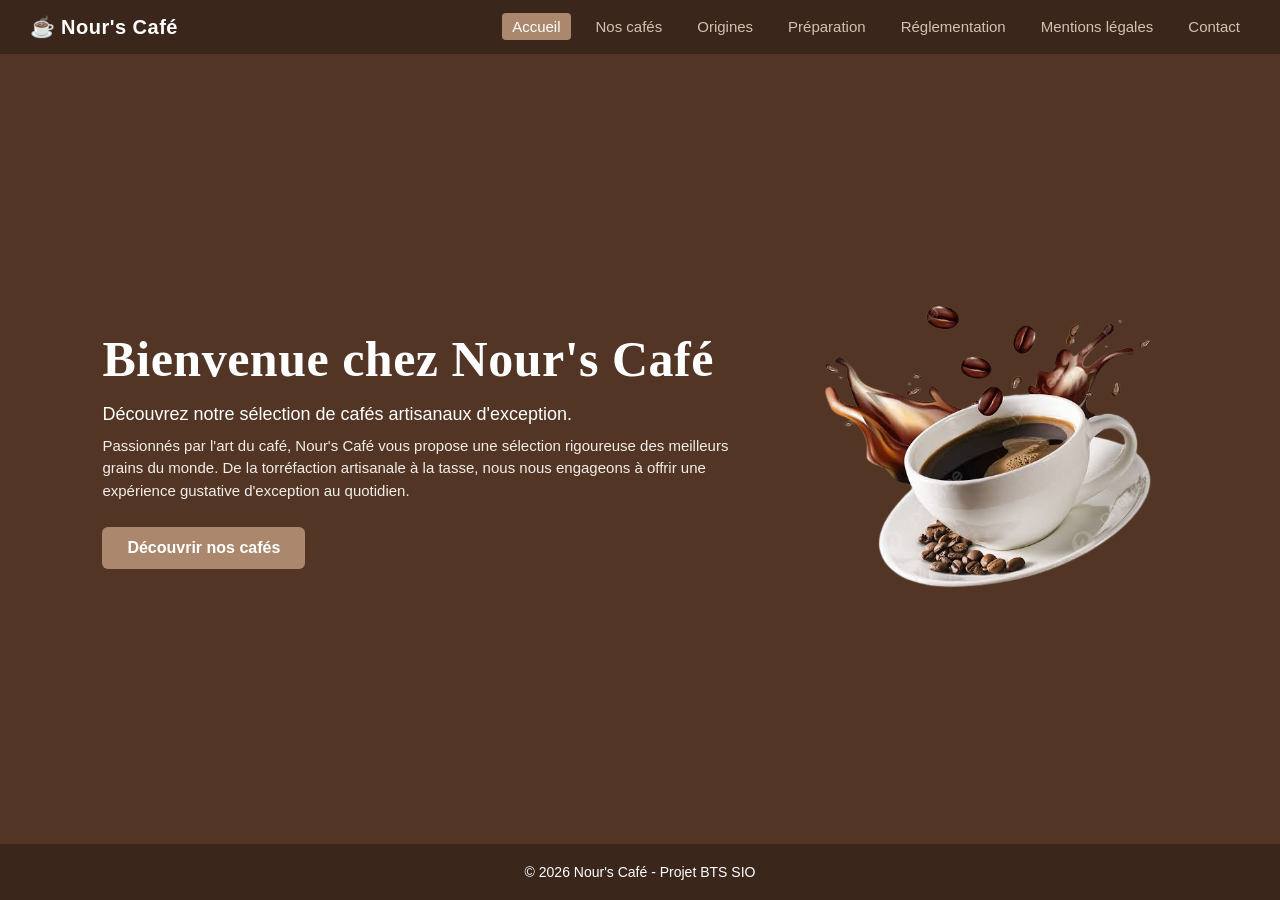
<file: index.html>
<!DOCTYPE html>
<html lang="fr">
<head>
    <meta charset="UTF-8">
    <title>Nour's Café — Accueil</title>
    <link rel="stylesheet" href="style.css">
</head>
<body class="page-accueil">

    <header class="navbar">
        <div class="logo">
            <span>☕</span> <span>Nour's Café</span>
        </div>
        <nav class="menu">
            <ul>
                <li><a href="index.html" class="active">Accueil</a></li>
                <li><a href="noscafes.html">Nos cafés</a></li>
                <li><a href="Origine.html">Origines</a></li>
                <li><a href="Préparations.html">Préparation</a></li>
                <li><a href="Règlementations.html">Réglementation</a></li>
                <li><a href="Mentionslégales.html">Mentions légales</a></li>
                <li><a href="Contacts.html">Contact</a></li>
            </ul>
        </nav>
    </header>

    <main class="hero">
        <div class="hero-texte">
            <h1>Bienvenue chez Nour's Café</h1>
            <p>Découvrez notre sélection de cafés artisanaux d'exception.</p>
			<p class="texte-secondaire">Passionnés par l'art du café, Nour's Café vous propose une sélection rigoureuse des meilleurs grains du monde. De la torréfaction artisanale à la tasse, nous nous engageons à offrir une expérience gustative d'exception au quotidien.</p>
			<a href="noscafes.html" class="btn-decouvrir">Découvrir nos cafés</a>
        </div>
        <div class="hero-image">
            <img src="images/74cac737-ef0b-4dfa-85ec-b0f2e108bb09.png" alt="Tasse de café">
        </div>
    </main>

    <footer>
        <p>© 2026 Nour's Café - Projet BTS SIO</p>
    </footer>

</body>
</html>
</file>
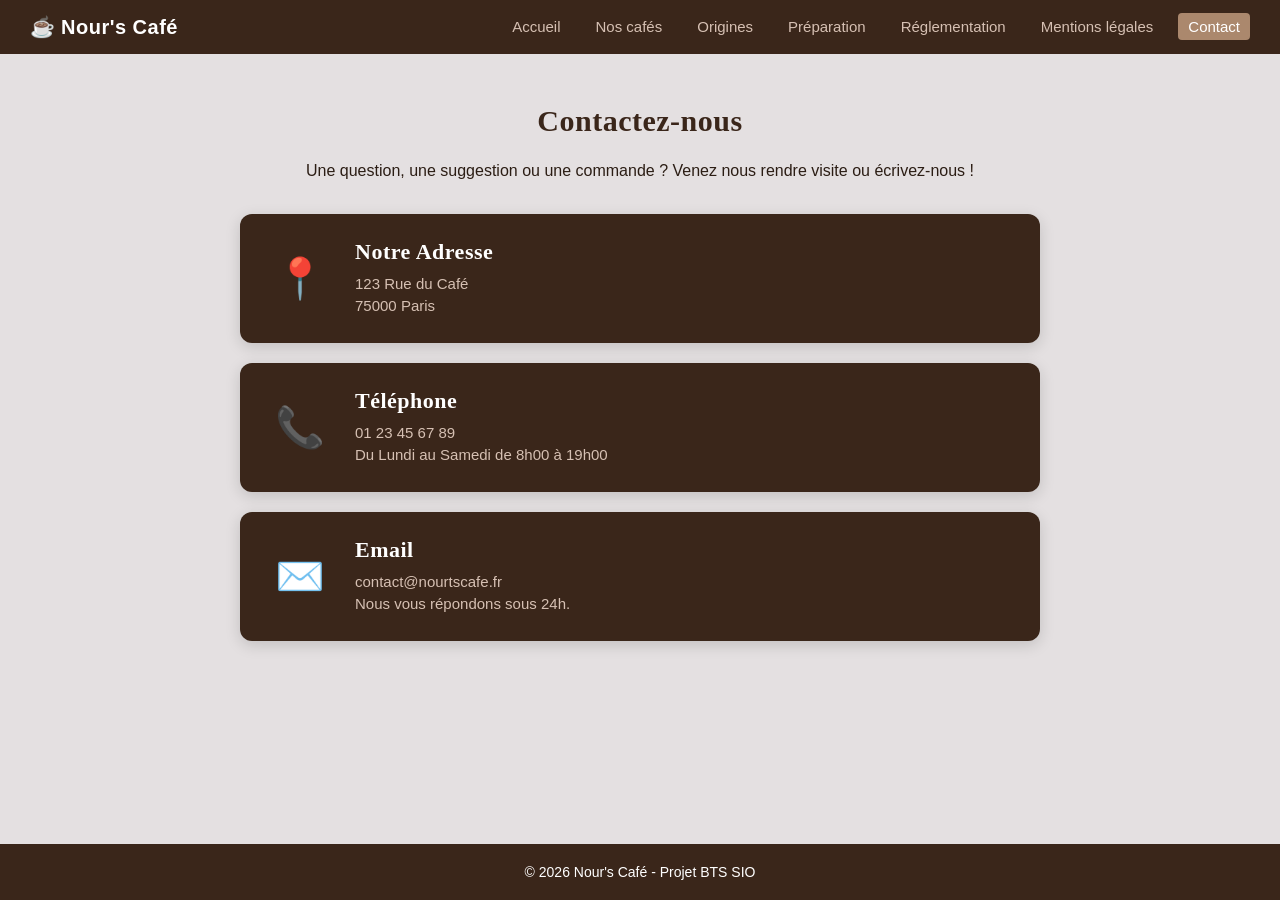
<file: Contacts.html>
<!DOCTYPE html>
<html lang="fr">
<head>
    <meta charset="UTF-8">
    <title>Nour's Café — Contact</title>
    <link rel="stylesheet" href="style.css">
</head>
<body>

    <header class="navbar">
        <div class="logo">
            <span>☕</span> <span>Nour's Café</span>
        </div>
        <nav class="menu">
            <ul>
                <li><a href="index.html">Accueil</a></li>
                <li><a href="noscafes.html">Nos cafés</a></li>
                <li><a href="Origine.html">Origines</a></li>
                <li><a href="Préparations.html">Préparation</a></li>
                <li><a href="Règlementations.html">Réglementation</a></li>
                <li><a href="Mentionslégales.html">Mentions légales</a></li>
                <li><a href="Contacts.html"class="active">Contact</a></li>
            </ul>
        </nav>
    </header>

    <main class="page-contenu">
        <div class="titre-section">
            <h1>Contactez-nous</h1>
            <p>Une question, une suggestion ou une commande ? Venez nous rendre visite ou écrivez-nous !</p>
        </div>

        <div class="liste-prep">
            
            <div class="carte-horizontale">
                <div class="numero-etape">📍</div>
                <div class="carte-info">
                    <h3>Notre Adresse</h3>
                    <p>123 Rue du Café<br>75000 Paris</p>
                </div>
            </div>

            <div class="carte-horizontale">
                <div class="numero-etape">📞</div>
                <div class="carte-info">
                    <h3>Téléphone</h3>
                    <p>01 23 45 67 89<br>Du Lundi au Samedi de 8h00 à 19h00</p>
                </div>
            </div>

            <div class="carte-horizontale">
                <div class="numero-etape">✉️</div>
                <div class="carte-info">
                    <h3>Email</h3>
                    <p>contact@nourtscafe.fr<br>Nous vous répondons sous 24h.</p>
                </div>
            </div>

        </div>
    </main>

    <footer>
        <p>© 2026 Nour's Café - Projet BTS SIO</p>
    </footer>

</body>
</html>
</file>
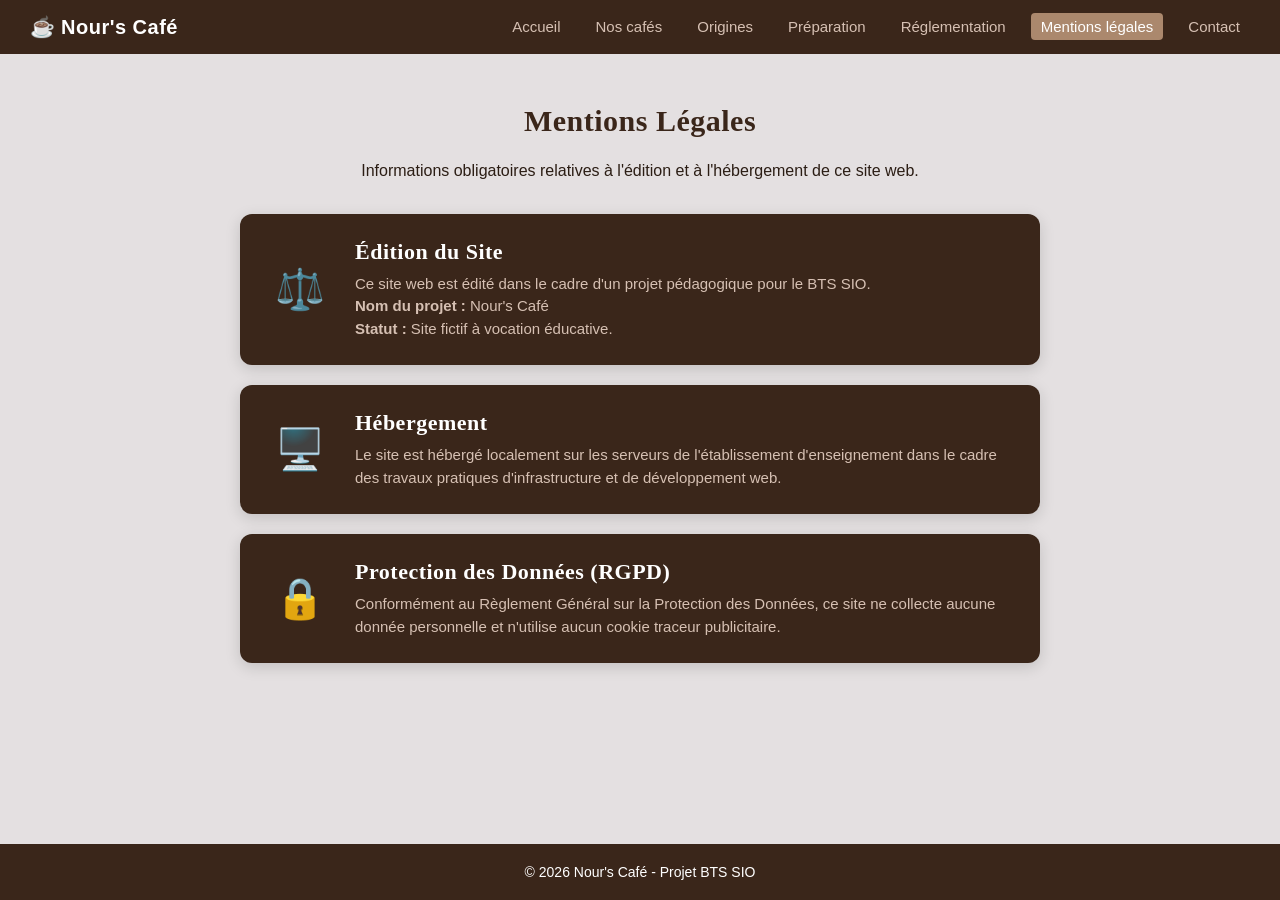
<file: Mentionslégales.html>
<!DOCTYPE html>
<html lang="fr">
<head>
    <meta charset="UTF-8">
    <title>Nour's Café — Mentions Légales</title>
    <link rel="stylesheet" href="style.css">
</head>
<body>

    <header class="navbar">
        <div class="logo">
            <span>☕</span> <span>Nour's Café</span>
        </div>
        <nav class="menu">
            <ul>
                <li><a href="index.html">Accueil</a></li>
                <li><a href="noscafes.html">Nos cafés</a></li>
                <li><a href="Origine.html">Origines</a></li>
                <li><a href="Préparations.html">Préparation</a></li>
                <li><a href="Règlementations.html">Réglementation</a></li>
                <li><a href="Mentionslégales.html"class="active">Mentions légales</a></li>
                <li><a href="Contacts.html">Contact</a></li>
            </ul>
        </nav>
    </header>

   <main class="page-contenu">
        <div class="titre-section">
            <h1>Mentions Légales</h1>
            <p>Informations obligatoires relatives à l'édition et à l'hébergement de ce site web.</p>
        </div>

        <div class="liste-prep">
            
            <div class="carte-horizontale">
                <div class="numero-etape">⚖️</div>
                <div class="carte-info">
                    <h3>Édition du Site</h3>
                    <p>Ce site web est édité dans le cadre d'un projet pédagogique pour le BTS SIO. <br><strong>Nom du projet :</strong> Nour's Café<br><strong>Statut :</strong> Site fictif à vocation éducative.</p>
                </div>
            </div>

            <div class="carte-horizontale">
                <div class="numero-etape">🖥️</div>
                <div class="carte-info">
                    <h3>Hébergement</h3>
                    <p>Le site est hébergé localement sur les serveurs de l'établissement d'enseignement dans le cadre des travaux pratiques d'infrastructure et de développement web.</p>
                </div>
            </div>

            <div class="carte-horizontale">
                <div class="numero-etape">🔒</div>
                <div class="carte-info">
                    <h3>Protection des Données (RGPD)</h3>
                    <p>Conformément au Règlement Général sur la Protection des Données, ce site ne collecte aucune donnée personnelle et n'utilise aucun cookie traceur publicitaire.</p>
                </div>
            </div>

        </div>
    </main>

    <footer>
        <p>© 2026 Nour's Café - Projet BTS SIO</p>
    </footer>

</body>
</html>
</file>
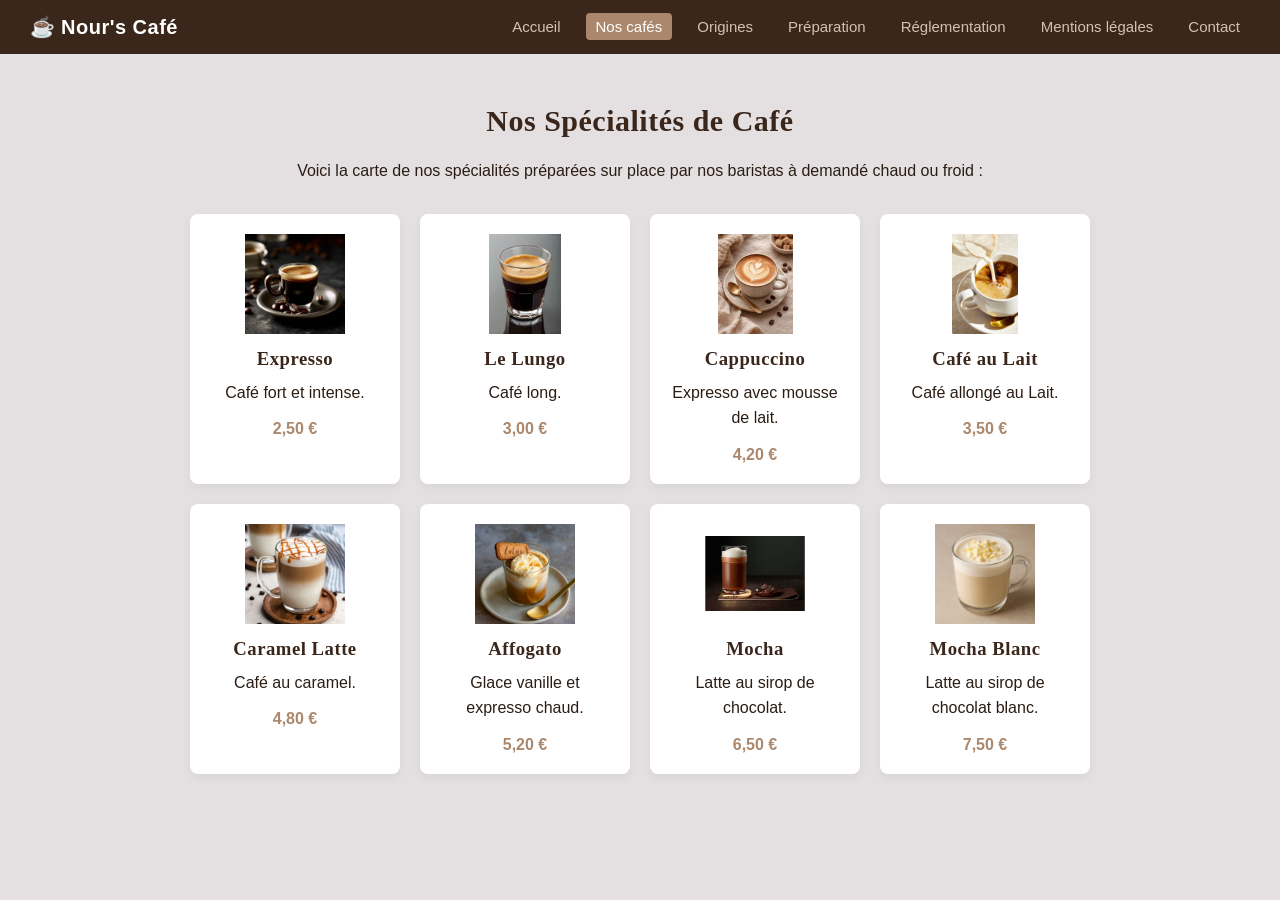
<file: noscafes.html>
<!DOCTYPE html>
<html lang="fr">
<head>
    <meta charset="UTF-8">
    <title>Nour's Café — Nos Cafés</title>
    <link rel="stylesheet" href="style.css">
</head>
<body>

   <header class="navbar">
        <div class="logo">
            <span>☕</span> <span>Nour's Café</span>
        </div>
        <nav class="menu">
            <ul>
                <li><a href="index.html">Accueil</a></li>
                <li><a href="noscafes.html"class="active">Nos cafés</a></li>
                <li><a href="Origine.html">Origines</a></li>
                <li><a href="Préparations.html">Préparation</a></li>
                <li><a href="Règlementations.html">Réglementation</a></li>
                <li><a href="Mentionslégales.html">Mentions légales</a></li>
                <li><a href="Contacts.html">Contact</a></li>
            </ul>
        </nav>
    </header>

    <main class="page-contenu">
        <h1>Nos Spécialités de Café</h1>
        <p>Voici la carte de nos spécialités préparées sur place par nos baristas à demandé chaud ou froid :</p>

        <div class="grille-cafes">
            <div class="carte-cafe">
                <img src="images/expresso.png" alt="Expresso">
                <h3>Expresso</h3>
                <p>Café fort et intense.</p>
                <span class="prix">2,50 €</span>
            </div>
			
			<div class="carte-cafe">
                <img src="images/allonge.png" alt="Café Allongé">
                <h3>Le Lungo</h3>
                <p>Café long.</p>
                <span class="prix">3,00 €</span>
            </div>
			
            <div class="carte-cafe">
                <img src="images/cappuccino.png" alt="Cappuccino">
                <h3>Cappuccino</h3>
                <p>Expresso avec mousse de lait.</p>
                <span class="prix">4,20 €</span>
            </div>
			
			<div class="carte-cafe">
                <img src="images/cafeaulait.png" alt="Café au Lait">
                <h3>Café au Lait</h3>
                <p>Café allongé au Lait.</p>
                <span class="prix">3,50 €</span>
            </div>

            <div class="carte-cafe">
                <img src="images/macchiato.png" alt="Caramel Latte">
                <h3>Caramel Latte</h3>
                <p>Café au caramel.</p>
                <span class="prix">4,80 €</span>
            </div>

            <div class="carte-cafe">
                <img src="images/affogato.png" alt="Affogato">
                <h3>Affogato</h3>
                <p>Glace vanille et expresso chaud.</p>
                <span class="prix">5,20 €</span>
            </div>
			
			<div class="carte-cafe">
                <img src="images/mocha.png" alt="Mocha">
                <h3>Mocha</h3>
                <p>Latte au sirop de chocolat.</p>
                <span class="prix">6,50 €</span>
            </div>
			
			<div class="carte-cafe">
                <img src="images/mocha-blanc.png" alt="Mocha Blanc">
                <h3>Mocha Blanc</h3>
                <p>Latte au sirop de chocolat blanc.</p>
                <span class="prix">7,50 €</span>
            </div>
        </div>
    </main>

</body>
</html>
</file>
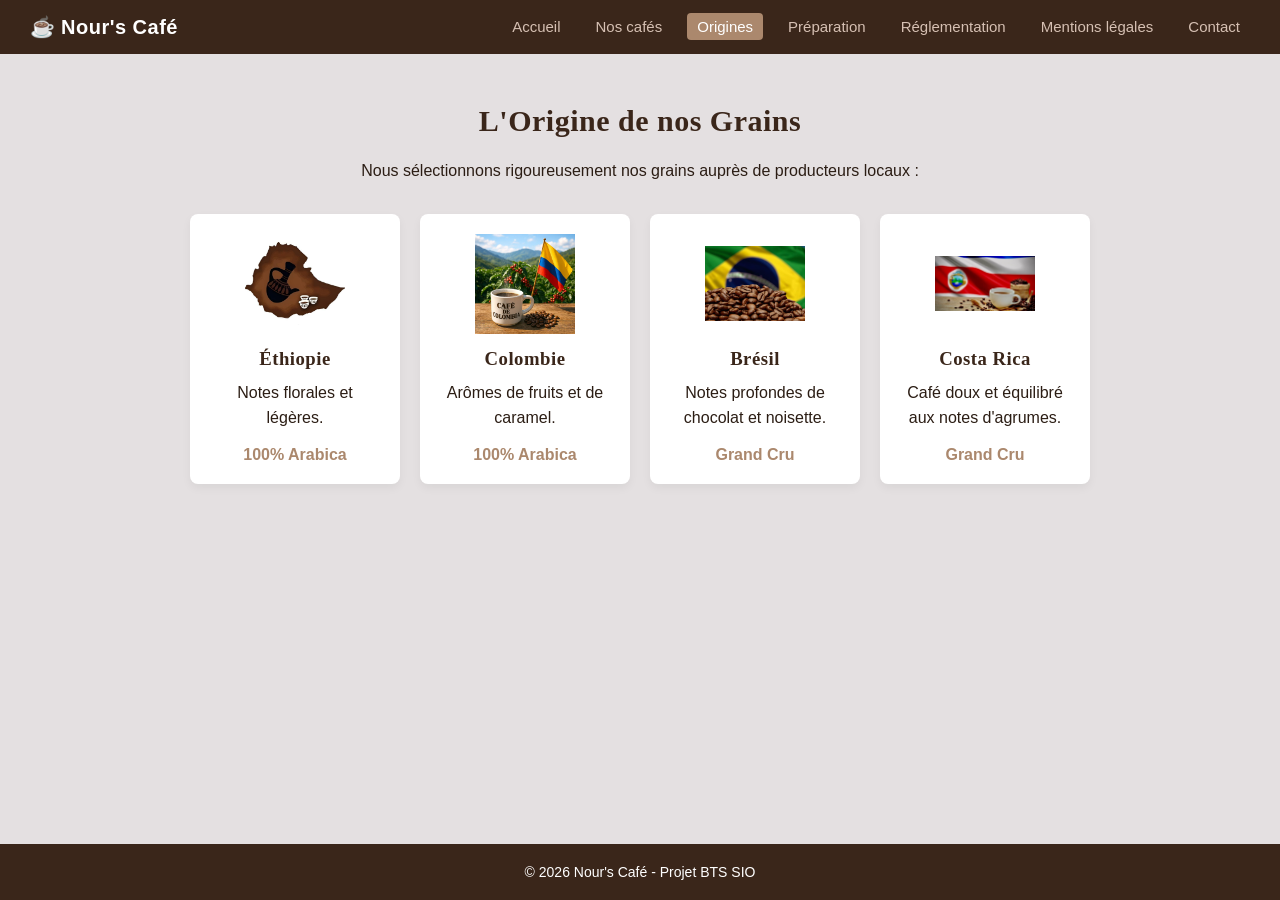
<file: Origine.html>
<!DOCTYPE html>
<html lang="fr">
<head>
    <meta charset="UTF-8">
    <title>Nour's Café — Origines</title>
    <link rel="stylesheet" href="style.css">
</head>
<body>

   <header class="navbar">
        <div class="logo">
            <span>☕</span> <span>Nour's Café</span>
        </div>
        <nav class="menu">
            <ul>
                <li><a href="index.html">Accueil</a></li>
                <li><a href="noscafes.html">Nos cafés</a></li>
                <li><a href="Origine.html"class="active">Origines</a></li>
                <li><a href="Préparations.html">Préparation</a></li>
                <li><a href="Règlementations.html">Réglementation</a></li>
                <li><a href="Mentionslégales.html">Mentions légales</a></li>
                <li><a href="Contacts.html">Contact</a></li>
            </ul>
        </nav>
    </header>

    <main class="page-contenu">
        <h1>L'Origine de nos Grains</h1>
        <p>Nous sélectionnons rigoureusement nos grains auprès de producteurs locaux :</p>
		
       <div class="grille-cafes">
            
            <div class="carte-cafe">
                <img src="images/ethiopie.png" alt="Éthiopie">
                <h3>Éthiopie</h3>
                <p>Notes florales et légères.</p>
                <span class="prix">100% Arabica</span>
            </div>

            <div class="carte-cafe">
                <img src="images/colombie.png" alt="Colombie">
                <h3>Colombie</h3>
                <p>Arômes de fruits et de caramel.</p>
                <span class="prix">100% Arabica</span>
            </div>

            <div class="carte-cafe">
                <img src="images/bresil.png" alt="Brésil">
                <h3>Brésil</h3>
                <p>Notes profondes de chocolat et noisette.</p>
                <span class="prix">Grand Cru</span>
            </div>
			
			<div class="carte-cafe">
                <img src="images/costarica.png" alt="Costa Rica">
                <h3>Costa Rica</h3>
                <p>Café doux et équilibré aux notes d'agrumes.</p>
                <span class="prix">Grand Cru</span>
            </div>

        </div>
    </main>

    <footer>
        <p>© 2026 Nour's Café - Projet BTS SIO</p>
    </footer>

</body>
</html>
</file>
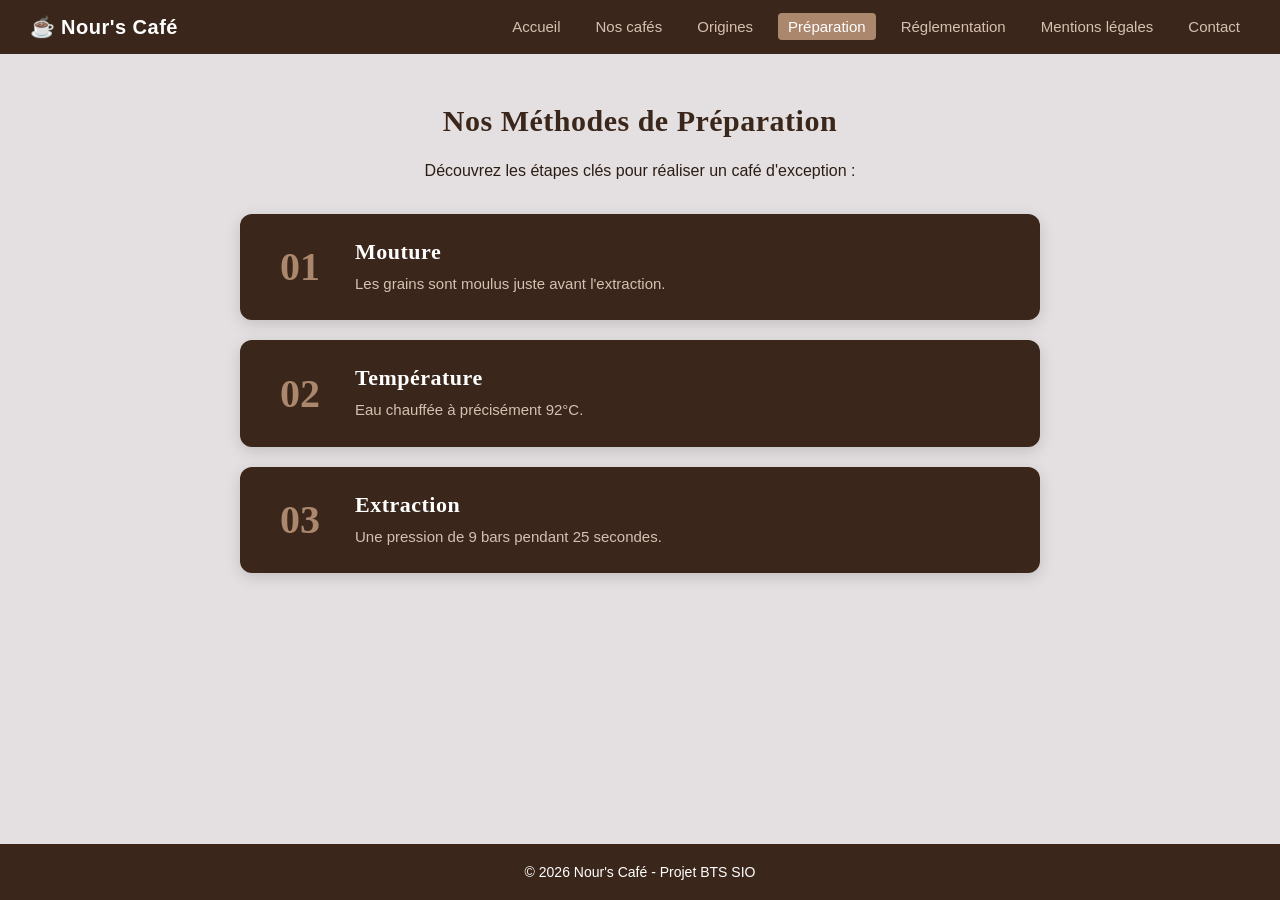
<file: Préparations.html>
<!DOCTYPE html>
<html lang="fr">
<head>
    <meta charset="UTF-8">
    <title>Nour's Café — Préparation</title>
    <link rel="stylesheet" href="style.css">
</head>
<body>

    <header class="navbar">
        <div class="logo">
            <span>☕</span> <span>Nour's Café</span>
        </div>
        <nav class="menu">
            <ul>
                <li><a href="index.html">Accueil</a></li>
                <li><a href="noscafes.html">Nos cafés</a></li>
                <li><a href="Origine.html">Origines</a></li>
                <li><a href="Préparations.html" class="active">Préparation</a></li>
                <li><a href="Règlementations.html">Réglementation</a></li>
                <li><a href="Mentionslégales.html">Mentions légales</a></li>
                <li><a href="Contacts.html">Contact</a></li>
            </ul>
        </nav>
    </header>

    <main class="page-contenu">
        <div class="titre-section">
            <h1>Nos Méthodes de Préparation</h1>
            <p>Découvrez les étapes clés pour réaliser un café d'exception :</p>
        </div>

        <div class="liste-prep">
            
            <!-- Étape 1 -->
            <div class="carte-horizontale">
                <div class="numero-etape">01</div>
                <div class="carte-info">
                    <h3>Mouture</h3>
                    <p>Les grains sont moulus juste avant l'extraction.</p>
                </div>
            </div>

            <!-- Étape 2 -->
            <div class="carte-horizontale">
                <div class="numero-etape">02</div>
                <div class="carte-info">
                    <h3>Température</h3>
                    <p>Eau chauffée à précisément 92°C.</p>
                </div>
            </div>

            <!-- Étape 3 -->
            <div class="carte-horizontale">
                <div class="numero-etape">03</div>
                <div class="carte-info">
                    <h3>Extraction</h3>
                    <p>Une pression de 9 bars pendant 25 secondes.</p>
                </div>
            </div>

        </div>
    </main>

    <footer>
        <p>© 2026 Nour's Café - Projet BTS SIO</p>
    </footer>

</body>
</html>
</file>
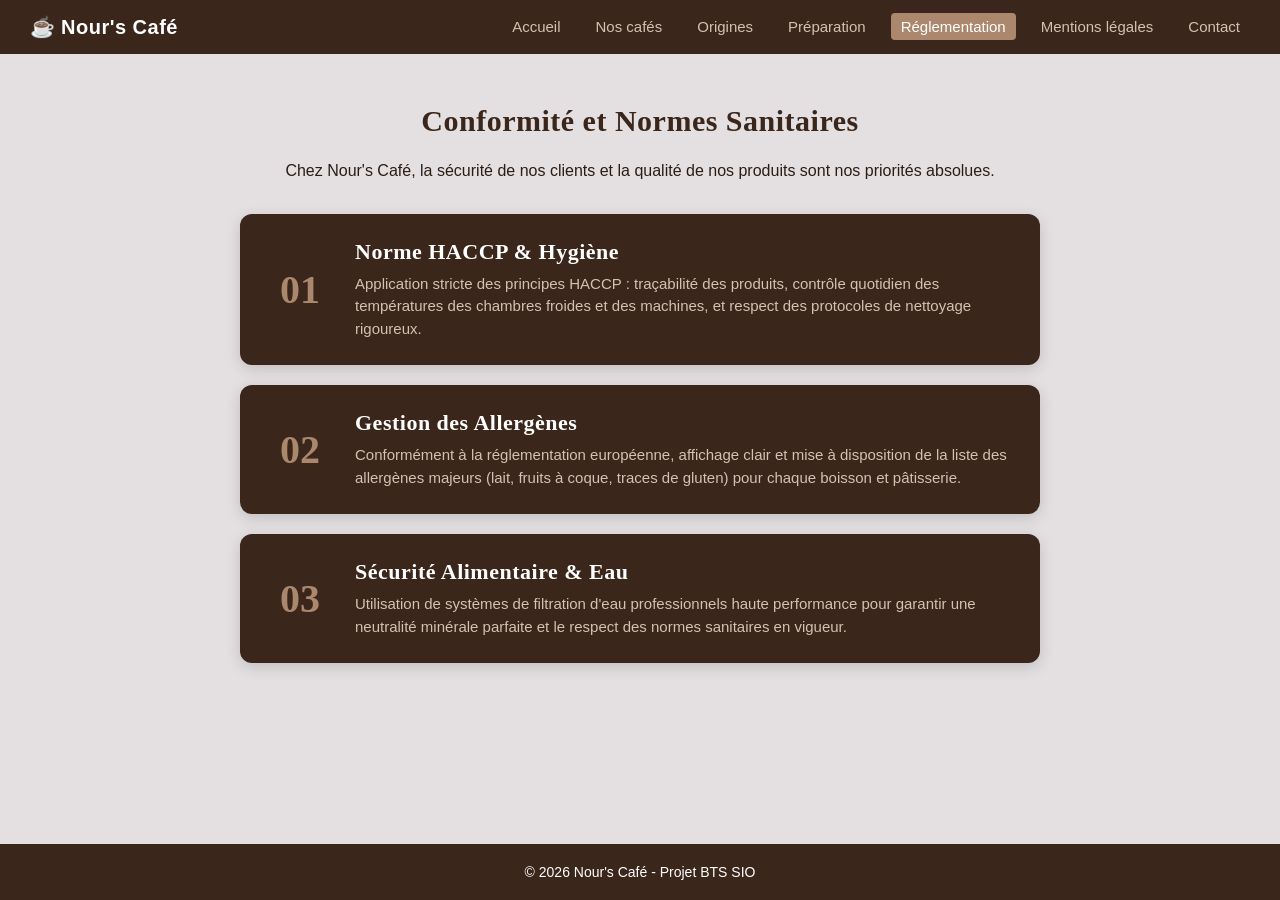
<file: Règlementations.html>
<!DOCTYPE html>
<html lang="fr">
<head>
    <meta charset="UTF-8">
    <title>Nour's Café — Réglementation</title>
    <link rel="stylesheet" href="style.css">
</head>
<body>

   <header class="navbar">
        <div class="logo">
            <span>☕</span> <span>Nour's Café</span>
        </div>
        <nav class="menu">
            <ul>
                <li><a href="index.html">Accueil</a></li>
                <li><a href="noscafes.html">Nos cafés</a></li>
                <li><a href="Origine.html">Origines</a></li>
                <li><a href="Préparations.html">Préparation</a></li>
                <li><a href="Règlementations.html"class="active">Réglementation</a></li>
                <li><a href="Mentionslégales.html">Mentions légales</a></li>
                <li><a href="Contacts.html">Contact</a></li>
            </ul>
        </nav>
    </header>

    <main class="page-contenu">
        <div class="titre-section">
            <h1>Conformité et Normes Sanitaires</h1>
            <p>Chez Nour's Café, la sécurité de nos clients et la qualité de nos produits sont nos priorités absolues.</p>
        </div>

        <div class="liste-prep">
            
            <div class="carte-horizontale">
                <div class="numero-etape">01</div>
                <div class="carte-info">
                    <h3>Norme HACCP & Hygiène</h3>
                    <p>Application stricte des principes HACCP : traçabilité des produits, contrôle quotidien des températures des chambres froides et des machines, et respect des protocoles de nettoyage rigoureux.</p>
                </div>
            </div>

            <div class="carte-horizontale">
                <div class="numero-etape">02</div>
                <div class="carte-info">
                    <h3>Gestion des Allergènes</h3>
                    <p>Conformément à la réglementation européenne, affichage clair et mise à disposition de la liste des allergènes majeurs (lait, fruits à coque, traces de gluten) pour chaque boisson et pâtisserie.</p>
                </div>
            </div>

            <div class="carte-horizontale">
                <div class="numero-etape">03</div>
                <div class="carte-info">
                    <h3>Sécurité Alimentaire & Eau</h3>
                    <p>Utilisation de systèmes de filtration d'eau professionnels haute performance pour garantir une neutralité minérale parfaite et le respect des normes sanitaires en vigueur.</p>
                </div>
            </div>

        </div>
    </main>

    <footer>
        <p>© 2026 Nour's Café - Projet BTS SIO</p>
    </footer>

</body>
</html>
</file>
<file: style.css>
* {
    margin: 0;
    padding: 0;
    box-sizing: border-box;
    font-family: 'Segoe UI', Tahoma, Geneva, Verdana, sans-serif;
}

/* Importation de la police élégante pour les titres */
@import url('https://fonts.googleapis.com/css2?family=Playfair+Display:wght@600;700&display=swap');

h1, h2, h3, .logo {
    font-family: 'Playfair Display', serif;
    letter-spacing: 0.5px;
}

/* Style général du body (pour toutes les pages par défaut) */
body {
    background-color: #E4E0E1;
    color: #2B1D14;
    min-height: 100vh;
    display: flex;
    flex-direction: column;
}

body.page-accueil {
    background-color: #523524; 
}

/* En-tête et Menu de navigation */
.navbar {
    position: sticky;
    top: 0;
    background-color: #3A261A;
    display: flex;
    justify-content: space-between;
    align-items: center;
    padding: 15px 30px;
    z-index: 1000;
}

.logo {
    color: #ffffff;
    font-size: 20px;
    font-weight: bold;
}

.menu ul {
    display: flex;
    list-style: none;
    gap: 15px;
}

.menu a {
    color: #D6C0B3;
    text-decoration: none;
    font-size: 15px;
    padding: 5px 10px;
    border-radius: 4px;
    transition: background-color 0.3s;
}

.menu a:hover,
.menu a.active {
    color: #ffffff;
    background-color: #AB886D;
}

/* Hero (Page d'accueil) */
.hero {
    background-color: transparent;
    color: #ffffff;
    display: flex;
    align-items: center;
    justify-content: space-between;
    padding: 30px 8%;
    flex: 1;
}

.hero-texte {
    max-width: 60%;     
}

.hero-texte h1 {
    font-size: 50px;
    font-weight: bold;
    margin-bottom: 15px;
    line-height: 1.2;
}

.hero-texte p {
    font-size: 18px;
    margin-bottom: 10px;	
}

.hero-texte p.texte-secondaire {
    font-size: 15px;
    color: #F3EEEA;
    margin-bottom: 25px;
    line-height: 1.5;
}

.btn-decouvrir {
    display: inline-block;
    background-color: #AB886D;
    color: #ffffff;
    padding: 12px 25px;
    border-radius: 6px;
    text-decoration: none;
    font-weight: bold;
    transition: background-color 0.3s, transform 0.2s;
}

.btn-decouvrir:hover {
    background-color: #2B1D14;
    transform: translateY(-2px);
}

.hero-image img {
    width: 380px;
    height: auto;
}

/* Contenu des pages internes */
.page-contenu {
    padding: 50px 10%;
    text-align: center;
    flex: 1;
}

.page-contenu h1 {
    color: #3A261A;
    margin-bottom: 20px;
    font-size: 30px;
}

.page-contenu p {
    font-size: 16px;
    line-height: 1.6;
    margin-bottom: 15px;
}

/* Grille des cartes de café et autres pages */
.grille-cafes {
    display: flex;
    justify-content: center;
    gap: 20px;
    flex-wrap: wrap;
    margin-top: 30px;
}

.carte-cafe {
    background-color: #ffffff;
    border-radius: 8px;
    padding: 20px;
    width: 210px;
    text-align: center;
    box-shadow: 0 4px 10px rgba(0,0,0,0.05);
}

.carte-cafe img {
    width: 100px;
    height: 100px;
    object-fit: contain;
}

.carte-cafe h3 {
    margin: 10px 0;
    color: #3A261A;
}

.prix {
    display: block;
    margin-top: 10px;
    font-weight: bold;
    color: #AB886D;
}


.liste-prep {
    display: flex;
    flex-direction: column;
    gap: 20px;
    max-width: 800px;
    margin: 30px auto 0 auto;
}

.carte-horizontale {
    background-color: #3A261A;
    border-radius: 12px;
    padding: 25px 30px;
    display: flex;
    align-items: center;
    gap: 25px;
    box-shadow: 0 4px 15px rgba(0, 0, 0, 0.15);
    text-align: left;
}

.numero-etape {
    font-family: 'Playfair Display', serif;
    font-size: 40px;
    font-weight: bold;
    color: #AB886D;
    min-width: 60px;
    text-align: center;
}

.carte-info h3 {
    color: #ffffff;
    font-size: 22px;
    margin-bottom: 8px;
}

.carte-info p {
    color: #D6C0B3;
    font-size: 15px;
    line-height: 1.5;
    margin: 0;
}

/* Pied de page */
footer {
    background-color: #3A261A;
    color: #ffffff;
    text-align: center;
    padding: 20px;
    font-size: 14px;
    margin-top: auto;
}
</file>
